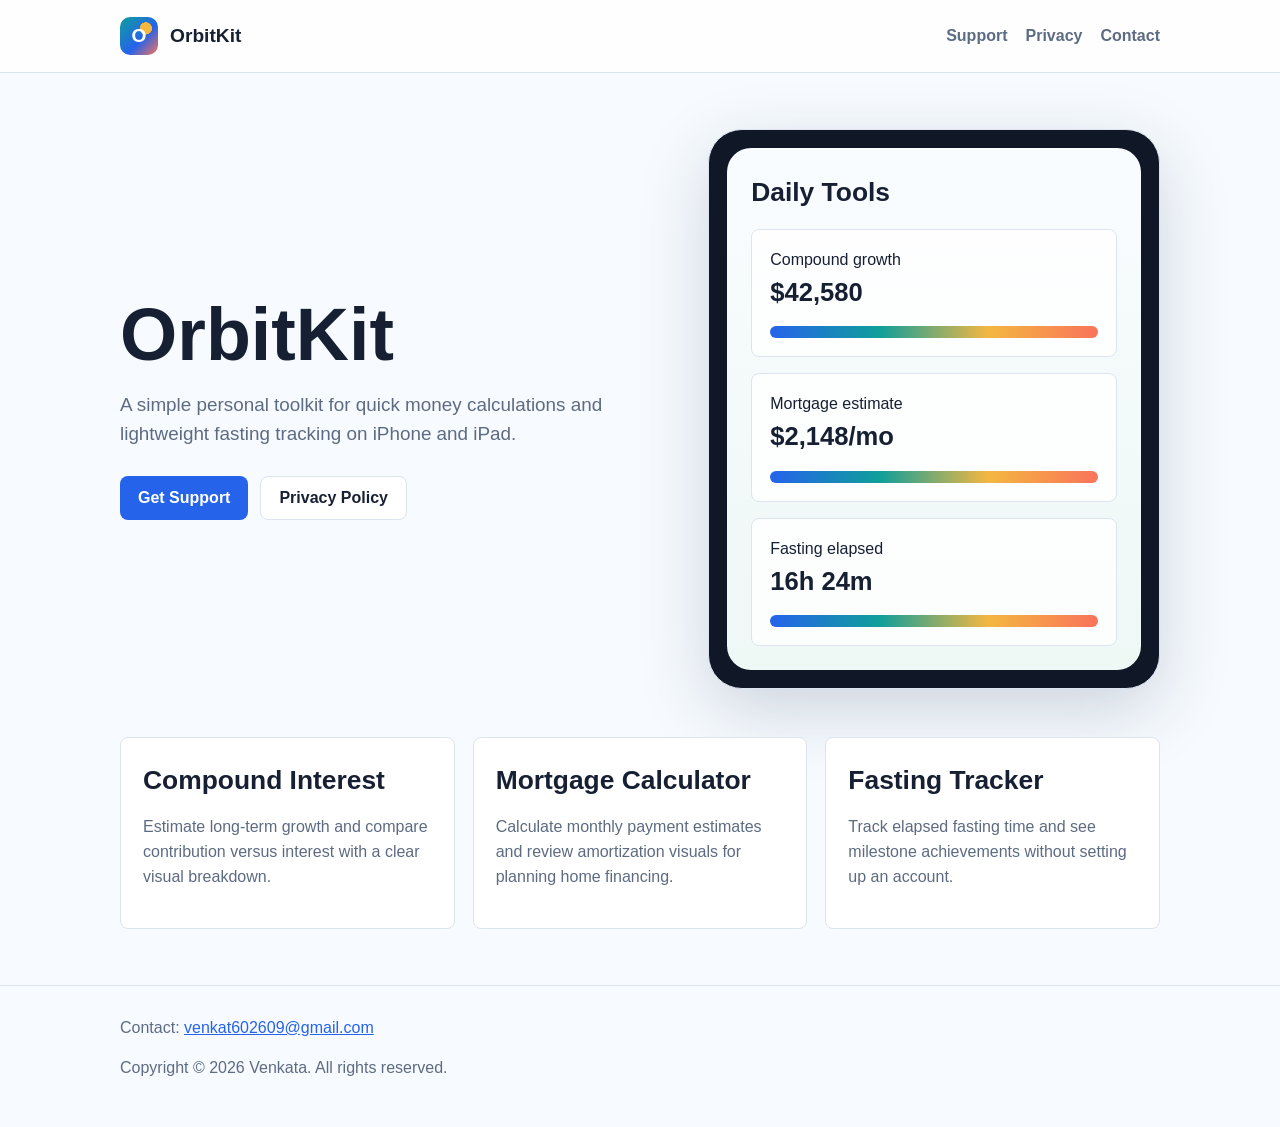
<file: docs/index.html>
<!doctype html>
<html lang="en">
  <head>
    <meta charset="utf-8">
    <meta name="viewport" content="width=device-width, initial-scale=1">
    <title>OrbitKit</title>
    <meta name="description" content="OrbitKit is a clean personal tools app for compound interest, mortgage planning, and fasting tracking.">
    <link rel="stylesheet" href="styles.css">
  </head>
  <body>
    <header>
      <div class="shell nav">
        <a class="brand" href="index.html"><span class="mark">O</span> OrbitKit</a>
        <nav aria-label="Primary">
          <a href="support.html">Support</a>
          <a href="privacy.html">Privacy</a>
          <a href="mailto:venkat602609@gmail.com">Contact</a>
        </nav>
      </div>
    </header>

    <main>
      <section class="shell hero">
        <div>
          <h1>OrbitKit</h1>
          <p class="lead">A simple personal toolkit for quick money calculations and lightweight fasting tracking on iPhone and iPad.</p>
          <div class="actions">
            <a class="button" href="support.html">Get Support</a>
            <a class="button secondary" href="privacy.html">Privacy Policy</a>
          </div>
        </div>
        <div class="phone" aria-label="OrbitKit app preview">
          <div class="screen">
            <h2>Daily Tools</h2>
            <div class="metric">
              <span>Compound growth</span>
              <strong>$42,580</strong>
              <div class="bar"></div>
            </div>
            <div class="metric">
              <span>Mortgage estimate</span>
              <strong>$2,148/mo</strong>
              <div class="bar"></div>
            </div>
            <div class="metric">
              <span>Fasting elapsed</span>
              <strong>16h 24m</strong>
              <div class="bar"></div>
            </div>
          </div>
        </div>
      </section>

      <section class="shell grid" aria-label="OrbitKit features">
        <article class="card">
          <h2>Compound Interest</h2>
          <p>Estimate long-term growth and compare contribution versus interest with a clear visual breakdown.</p>
        </article>
        <article class="card">
          <h2>Mortgage Calculator</h2>
          <p>Calculate monthly payment estimates and review amortization visuals for planning home financing.</p>
        </article>
        <article class="card">
          <h2>Fasting Tracker</h2>
          <p>Track elapsed fasting time and see milestone achievements without setting up an account.</p>
        </article>
      </section>
    </main>

    <footer>
      <div class="shell">
        <p>Contact: <a href="mailto:venkat602609@gmail.com">venkat602609@gmail.com</a></p>
        <p>Copyright &copy; 2026 Venkata. All rights reserved.</p>
      </div>
    </footer>
  </body>
</html>
</file>
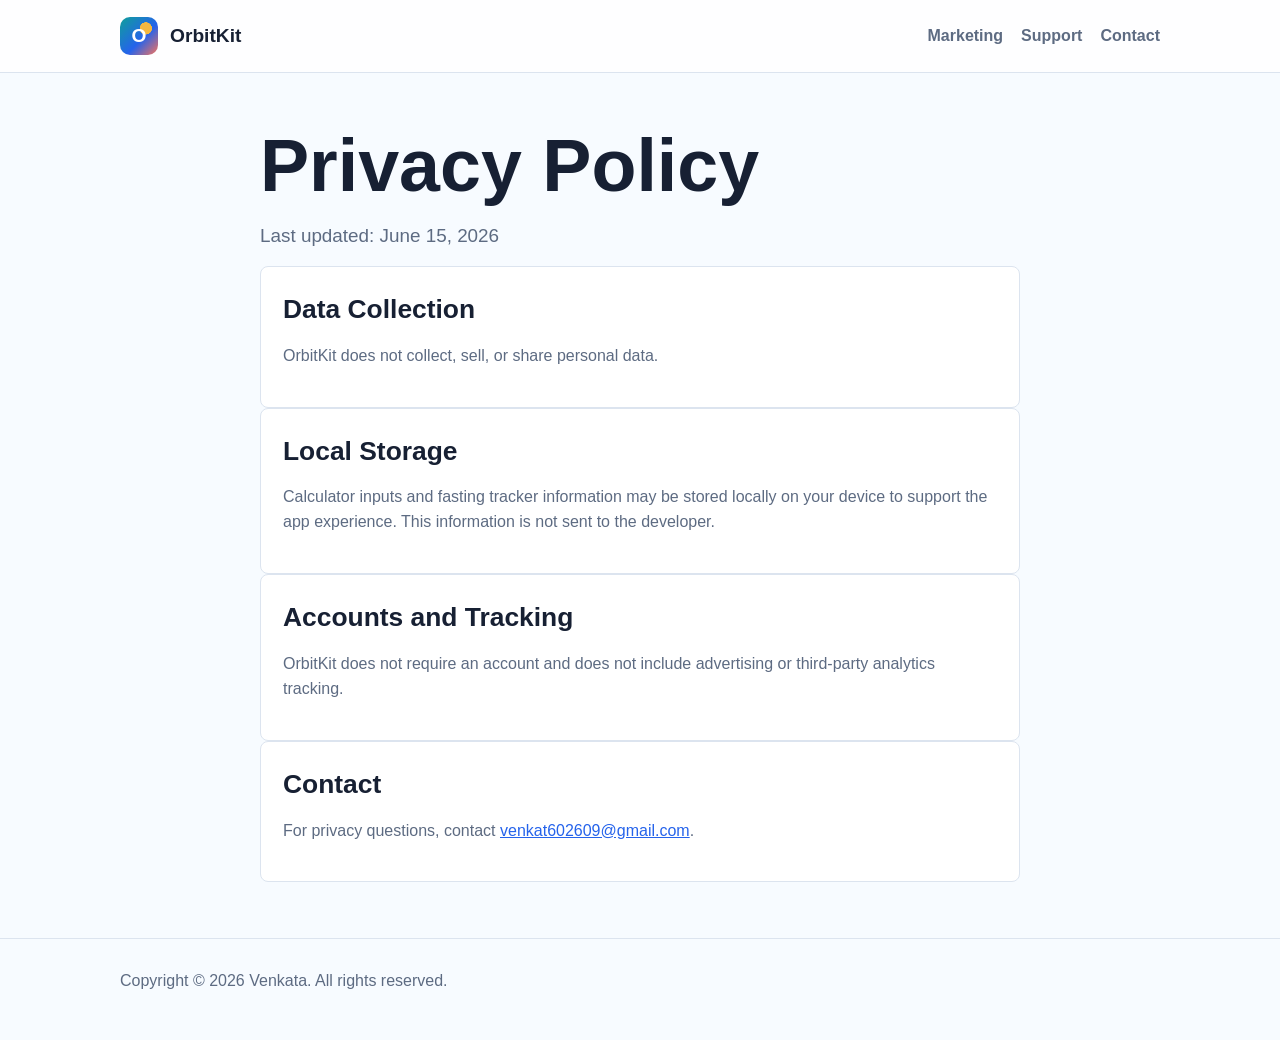
<file: docs/privacy.html>
<!doctype html>
<html lang="en">
  <head>
    <meta charset="utf-8">
    <meta name="viewport" content="width=device-width, initial-scale=1">
    <title>OrbitKit Privacy Policy</title>
    <meta name="description" content="Privacy policy for OrbitKit.">
    <link rel="stylesheet" href="styles.css">
  </head>
  <body>
    <header>
      <div class="shell nav">
        <a class="brand" href="index.html"><span class="mark">O</span> OrbitKit</a>
        <nav aria-label="Primary">
          <a href="index.html">Marketing</a>
          <a href="support.html">Support</a>
          <a href="mailto:venkat602609@gmail.com">Contact</a>
        </nav>
      </div>
    </header>

    <main>
      <section class="shell content">
        <h1>Privacy Policy</h1>
        <p class="lead">Last updated: June 15, 2026</p>
        <div class="card">
          <h2>Data Collection</h2>
          <p>OrbitKit does not collect, sell, or share personal data.</p>
        </div>
        <div class="card">
          <h2>Local Storage</h2>
          <p>Calculator inputs and fasting tracker information may be stored locally on your device to support the app experience. This information is not sent to the developer.</p>
        </div>
        <div class="card">
          <h2>Accounts and Tracking</h2>
          <p>OrbitKit does not require an account and does not include advertising or third-party analytics tracking.</p>
        </div>
        <div class="card">
          <h2>Contact</h2>
          <p>For privacy questions, contact <a href="mailto:venkat602609@gmail.com">venkat602609@gmail.com</a>.</p>
        </div>
      </section>
    </main>

    <footer>
      <div class="shell">
        <p>Copyright &copy; 2026 Venkata. All rights reserved.</p>
      </div>
    </footer>
  </body>
</html>
</file>
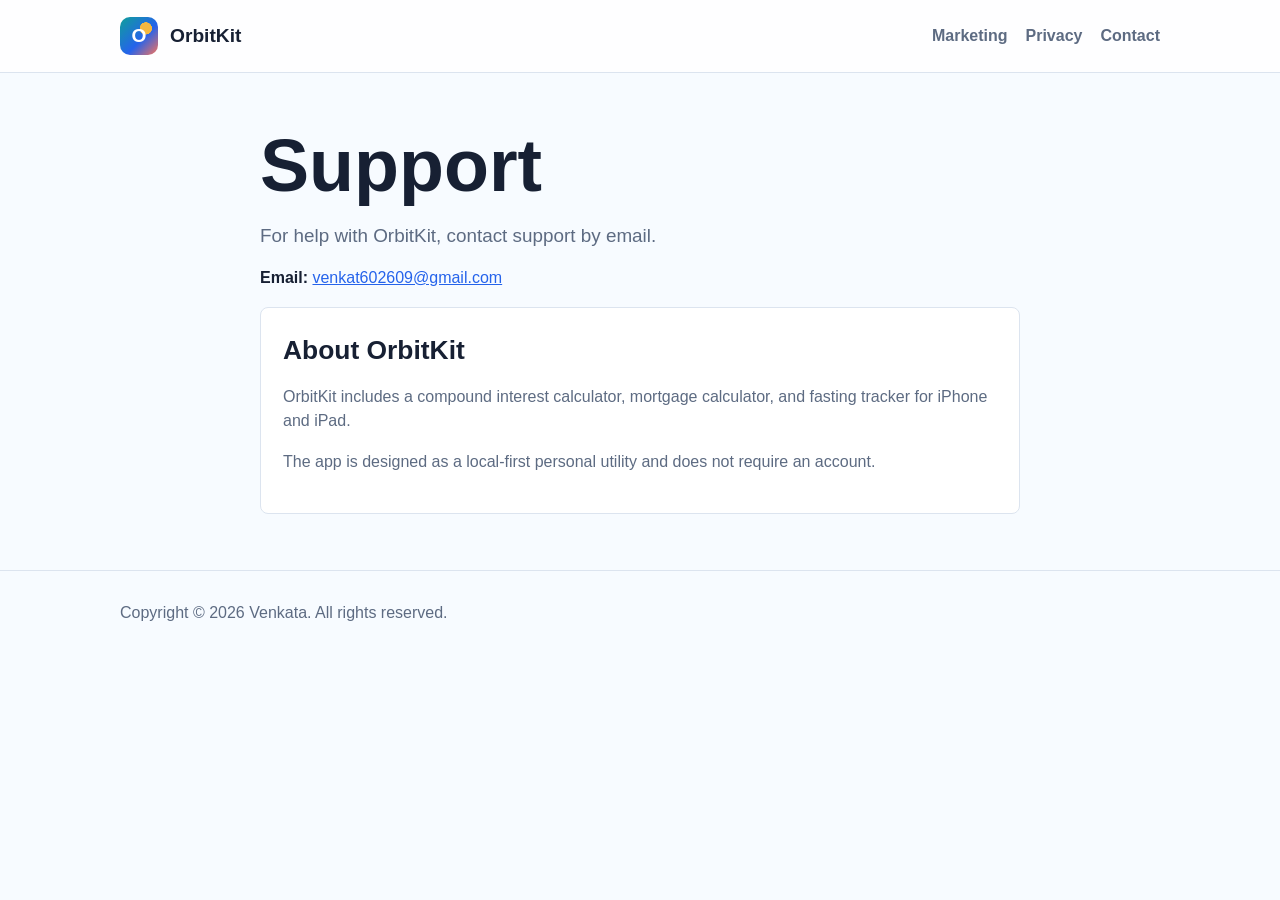
<file: docs/support.html>
<!doctype html>
<html lang="en">
  <head>
    <meta charset="utf-8">
    <meta name="viewport" content="width=device-width, initial-scale=1">
    <title>OrbitKit Support</title>
    <meta name="description" content="Support information for OrbitKit.">
    <link rel="stylesheet" href="styles.css">
  </head>
  <body>
    <header>
      <div class="shell nav">
        <a class="brand" href="index.html"><span class="mark">O</span> OrbitKit</a>
        <nav aria-label="Primary">
          <a href="index.html">Marketing</a>
          <a href="privacy.html">Privacy</a>
          <a href="mailto:venkat602609@gmail.com">Contact</a>
        </nav>
      </div>
    </header>

    <main>
      <section class="shell content">
        <h1>Support</h1>
        <p class="lead">For help with OrbitKit, contact support by email.</p>
        <p><strong>Email:</strong> <a href="mailto:venkat602609@gmail.com">venkat602609@gmail.com</a></p>
        <div class="card">
          <h2>About OrbitKit</h2>
          <p>OrbitKit includes a compound interest calculator, mortgage calculator, and fasting tracker for iPhone and iPad.</p>
          <p class="note">The app is designed as a local-first personal utility and does not require an account.</p>
        </div>
      </section>
    </main>

    <footer>
      <div class="shell">
        <p>Copyright &copy; 2026 Venkata. All rights reserved.</p>
      </div>
    </footer>
  </body>
</html>
</file>
<file: docs/styles.css>
:root {
  color-scheme: light;
  --ink: #172033;
  --muted: #5d6b82;
  --line: #dce4ef;
  --page: #f7fbff;
  --surface: #ffffff;
  --blue: #2563eb;
  --teal: #0f9f9a;
  --coral: #f9735b;
  --amber: #f4b740;
}

* {
  box-sizing: border-box;
}

body {
  margin: 0;
  background: var(--page);
  color: var(--ink);
  font-family: -apple-system, BlinkMacSystemFont, "Segoe UI", sans-serif;
  line-height: 1.55;
}

a {
  color: var(--blue);
}

.shell {
  width: min(1040px, calc(100% - 32px));
  margin: 0 auto;
}

header {
  border-bottom: 1px solid var(--line);
  background: rgba(255, 255, 255, 0.88);
}

.nav {
  min-height: 72px;
  display: flex;
  align-items: center;
  justify-content: space-between;
  gap: 20px;
}

.brand {
  display: flex;
  align-items: center;
  gap: 12px;
  color: var(--ink);
  font-weight: 800;
  text-decoration: none;
  font-size: 1.2rem;
}

.mark {
  width: 38px;
  height: 38px;
  border-radius: 10px;
  display: grid;
  place-items: center;
  color: white;
  background:
    radial-gradient(circle at 68% 30%, var(--amber) 0 16%, transparent 17%),
    linear-gradient(135deg, var(--teal), var(--blue) 58%, var(--coral));
  font-weight: 900;
}

nav {
  display: flex;
  gap: 18px;
  flex-wrap: wrap;
  justify-content: flex-end;
}

nav a {
  color: var(--muted);
  text-decoration: none;
  font-weight: 650;
}

main {
  padding: 56px 0;
}

.hero {
  display: grid;
  grid-template-columns: minmax(0, 1.1fr) minmax(280px, 0.9fr);
  gap: 36px;
  align-items: center;
}

h1 {
  margin: 0 0 18px;
  font-size: clamp(2.25rem, 6vw, 4.6rem);
  line-height: 1;
  letter-spacing: 0;
}

h2 {
  margin: 0 0 14px;
  font-size: 1.65rem;
  letter-spacing: 0;
}

p {
  margin: 0 0 16px;
}

.lead {
  color: var(--muted);
  font-size: 1.18rem;
  max-width: 680px;
}

.actions {
  display: flex;
  gap: 12px;
  flex-wrap: wrap;
  margin-top: 28px;
}

.button {
  display: inline-flex;
  align-items: center;
  justify-content: center;
  min-height: 44px;
  padding: 0 18px;
  border-radius: 8px;
  background: var(--blue);
  color: white;
  text-decoration: none;
  font-weight: 750;
}

.button.secondary {
  background: white;
  color: var(--ink);
  border: 1px solid var(--line);
}

.phone {
  min-height: 520px;
  border: 1px solid var(--line);
  border-radius: 34px;
  padding: 18px;
  background: #101827;
  box-shadow: 0 22px 70px rgba(20, 38, 70, 0.18);
}

.screen {
  height: 100%;
  min-height: 484px;
  border-radius: 24px;
  padding: 24px;
  background: linear-gradient(180deg, #f9fcff, #eef8f5);
  overflow: hidden;
}

.metric {
  margin-top: 16px;
  padding: 18px;
  border: 1px solid var(--line);
  border-radius: 8px;
  background: rgba(255, 255, 255, 0.84);
}

.metric strong {
  display: block;
  font-size: 1.6rem;
}

.bar {
  height: 12px;
  margin-top: 14px;
  border-radius: 999px;
  background: linear-gradient(90deg, var(--blue), var(--teal), var(--amber), var(--coral));
}

.grid {
  display: grid;
  grid-template-columns: repeat(3, 1fr);
  gap: 18px;
  margin-top: 48px;
}

.card {
  padding: 22px;
  border-radius: 8px;
  border: 1px solid var(--line);
  background: var(--surface);
}

.card p,
.note {
  color: var(--muted);
}

.content {
  max-width: 760px;
}

footer {
  padding: 30px 0;
  border-top: 1px solid var(--line);
  color: var(--muted);
}

@media (max-width: 760px) {
  .nav {
    align-items: flex-start;
    flex-direction: column;
    padding: 16px 0;
  }

  nav {
    justify-content: flex-start;
  }

  main {
    padding: 36px 0;
  }

  .hero,
  .grid {
    grid-template-columns: 1fr;
  }

  .phone {
    min-height: 420px;
  }

  .screen {
    min-height: 384px;
  }
}
</file>
